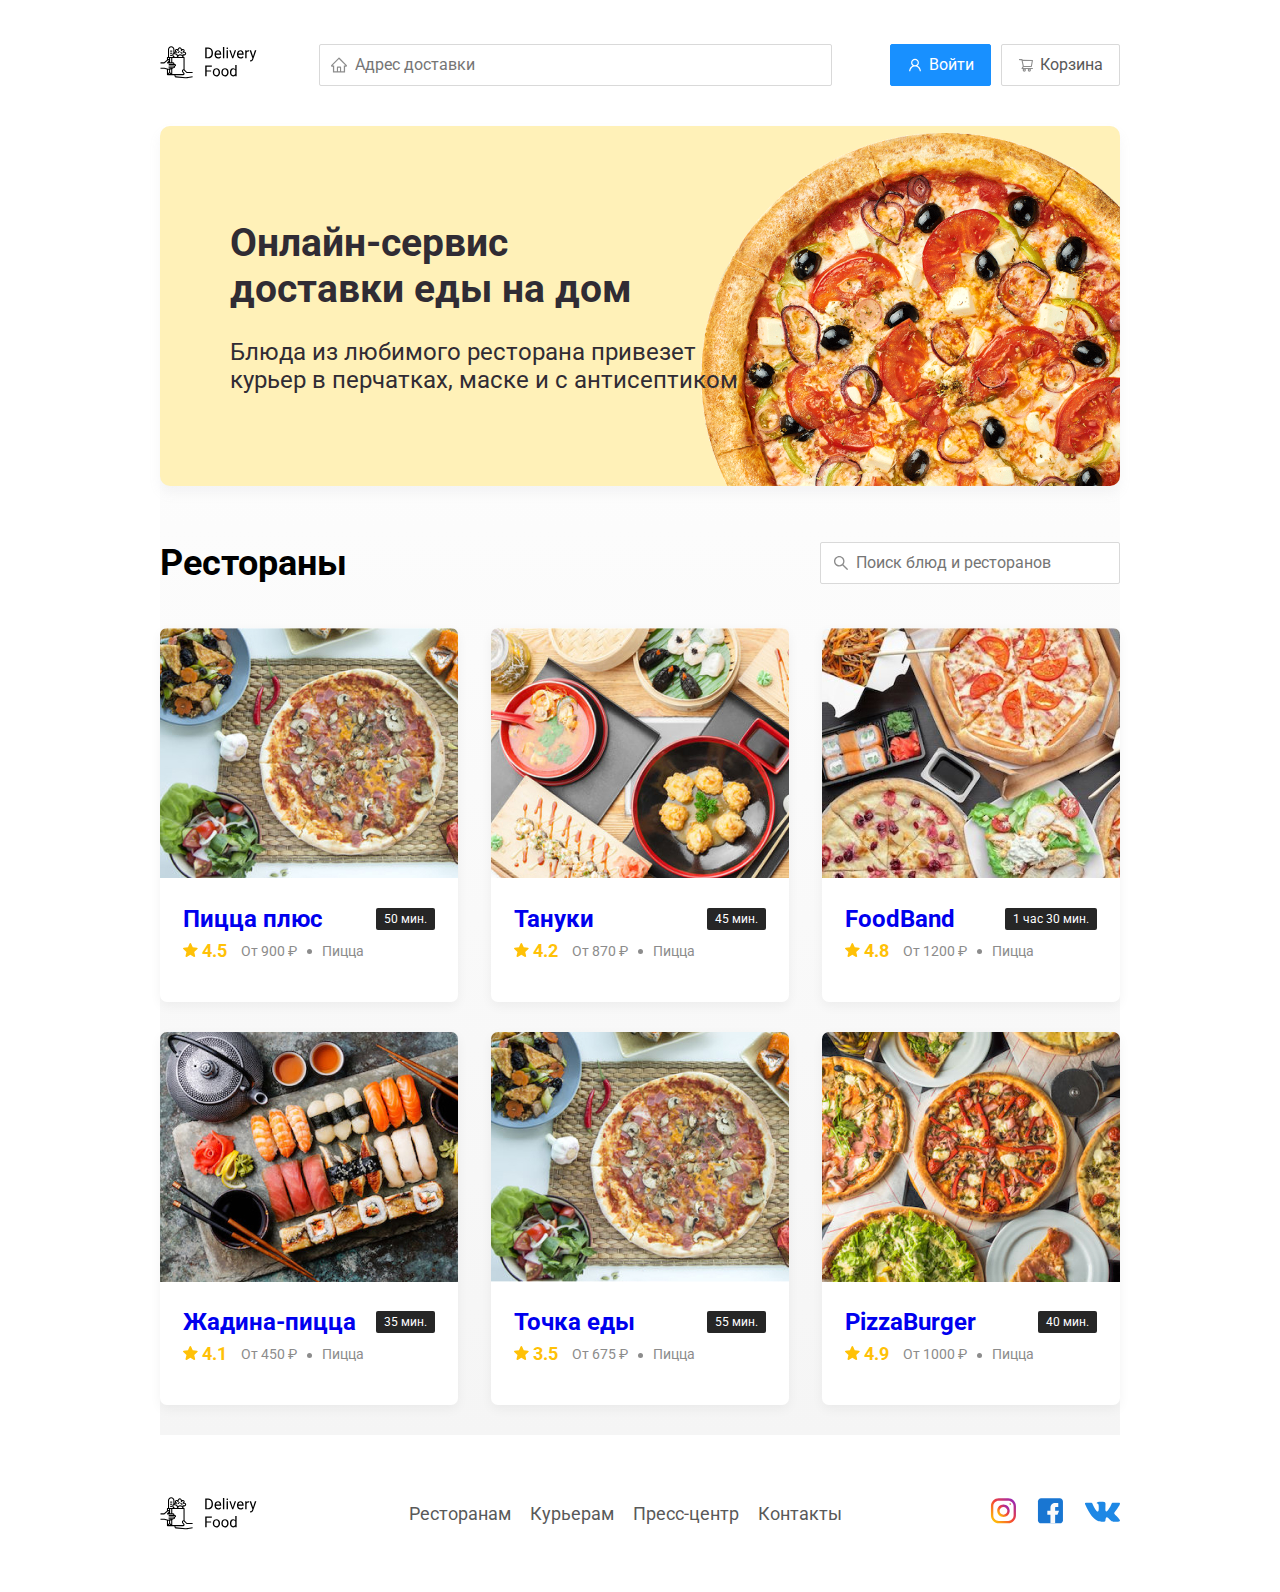
<file: index.html>
<!DOCTYPE html>
<html lang="en">

<head>
  <meta charset="UTF-8">
  <meta name="viewport" content="width=device-width, initial-scale=1.0">
  <title>Delivery Food</title>
  <link href="https://fonts.googleapis.com/css?family=Roboto:400,700&display=swap&subset=cyrillic" rel="stylesheet">
  <link rel="stylesheet" href="styles/animate.css">
  <link rel="stylesheet" href="styles/normalize.css">
  <link rel="stylesheet" href="styles/style.css">
</head>

<body>
  <div class="container">
    <header class="header">
      <a href="index.html" class="logo">
        <img src="images/logo.svg" alt="Logo">
      </a>
      <input type="text" class="input input-address" placeholder="Адрес доставки">
      <div class="buttons">
        <button class="button button-primary">
          <img src="images/user.svg" alt="user" class="button-icon">
          <span class="button-text">Войти</span>
        </button>
        <button class="button">
          <img src="images/shopping-cart.svg" alt="shopping-cart" class="button-icon">
          <span class="button-text">Корзина</span>
        </button>
      </div>
    </header>
    <main class="main">
      <div class="container">
        <section class="promo">
          <h1 class="promo-title">Онлайн-сервис<br>доставки еды на дом</h1>
          <p class="promo-text">Блюда из любимого ресторана привезет<br>курьер в перчатках, маске и с антисептиком</p>
        </section>
        <section class="restaurants">
          <div class="section-heading">
            <h2 class="section-title">Рестораны</h2>
            <input type="text" class="input input-search" placeholder="Поиск блюд и ресторанов">
          </div>
          <div class="cards">
            <a href="restaurant.html" class="card animated fadeIn">
              <div class="animation"><img src="images/image.jpg" alt="image" class="card-image"></div>
              <div class="card-text">
                <div class="card-heading">
                  <h3 class="card-title">Пицца плюс</h3>
                  <span class="card-tag tag">50 мин.</span>
                </div>
                <div class="card-info">
                  <div class="rating">
                    <img src="images/Vector2.svg" alt="rating" class="rating-star">
                    4.5
                  </div>
                  <div class="price">От 900 ₽</div>
                  <div class="category">Пицца</div>
                </div>
              </div>
            </a>
            <a href="restaurant.html" class="card">
              <img src="images/image2.jpg" alt="image" class="card-image">
              <div class="card-text">
                <div class="card-heading">
                  <h3 class="card-title">Тануки</h3>
                  <span class="card-tag tag">45 мин.</span>
                </div>
                <div class="card-info">
                  <div class="rating">
                    <img src="images/Vector2.svg" alt="rating" class="rating-star">
                    4.2</div>
                  <div class="price">От 870 ₽</div>
                  <div class="category">Пицца</div>
                </div>
              </div>
            </a>
            <a href="restaurant.html" class="card">
              <img src="images/image3.jpg" alt="image" class="card-image">
              <div class="card-text">
                <div class="card-heading">
                  <h3 class="card-title">FoodBand</h3>
                  <span class="card-tag tag">1 час 30 мин.</span>
                </div>
                <div class="card-info">
                  <div class="rating">
                    <img src="images/Vector2.svg" alt="rating" class="rating-star">
                    4.8</div>
                  <div class="price">От 1200 ₽</div>
                  <div class="category">Пицца</div>
                </div>
              </div>
            </a>
            <a href="restaurant.html" class="card">
              <img src="images/image4.jpg" alt="image" class="card-image">
              <div class="card-text">
                <div class="card-heading">
                  <h3 class="card-title">Жадина-пицца</h3>
                  <span class="card-tag tag">35 мин.</span>
                </div>
                <div class="card-info">
                  <div class="rating">
                    <img src="images/Vector2.svg" alt="rating" class="rating-star">
                    4.1</div>
                  <div class="price">От 450 ₽</div>
                  <div class="category">Пицца</div>
                </div>
              </div>
            </a>
            <a href="restaurant.html" class="card">
              <img src="images/image.jpg" alt="image" class="card-image">
              <div class="card-text">
                <div class="card-heading">
                  <h3 class="card-title">Точка еды</h3>
                  <span class="card-tag tag">55 мин.</span>
                </div>
                <div class="card-info">
                  <div class="rating">
                    <img src="images/Vector2.svg" alt="rating" class="rating-star">
                    3.5</div>
                  <div class="price">От 675 ₽</div>
                  <div class="category">Пицца</div>
                </div>
              </div>
            </a>
            <a href="restaurant.html" class="card">
              <img src="images/image6.jpg" alt="image" class="card-image">
              <div class="card-text">
                <div class="card-heading">
                  <h3 class="card-title">PizzaBurger</h3>
                  <span class="card-tag tag">40 мин.</span>
                </div>
                <div class="card-info">
                  <div class="rating">
                    <img src="images/Vector2.svg" alt="rating" class="rating-star">
                    4.9</div>
                  <div class="price">От 1000 ₽</div>
                  <div class="category">Пицца</div>
                </div>
              </div>
            </a>
          </div>
        </section>
      </div>
    </main>
    <footer class="footer">
      <div class="container">
        <div class="footer-block">
          <img src="images/logo.svg" alt="logo" class="logo footer-logo">
          <nav class="footer-nav">
            <a href="#" class="footer-link">Ресторанам</a>
            <a href="#" class="footer-link">Курьерам</a>
            <a href="#" class="footer-link">Пресс-центр</a>
            <a href="#" class="footer-link">Контакты</a>
          </nav>
          <div class="social-links">
            <a href="#" class="social-link"><img src="images/Group%201.svg" alt="instagram"></a>
            <a href="#" class="social-link"><img src="images/Group%202.svg" alt="facebook"></a>
            <a href="#" class="social-link"><img src="images/Group%203.svg" alt="vk"></a>
          </div>
        </div>
      </div>
    </footer>
  </div>
</body>

</html>
</file>
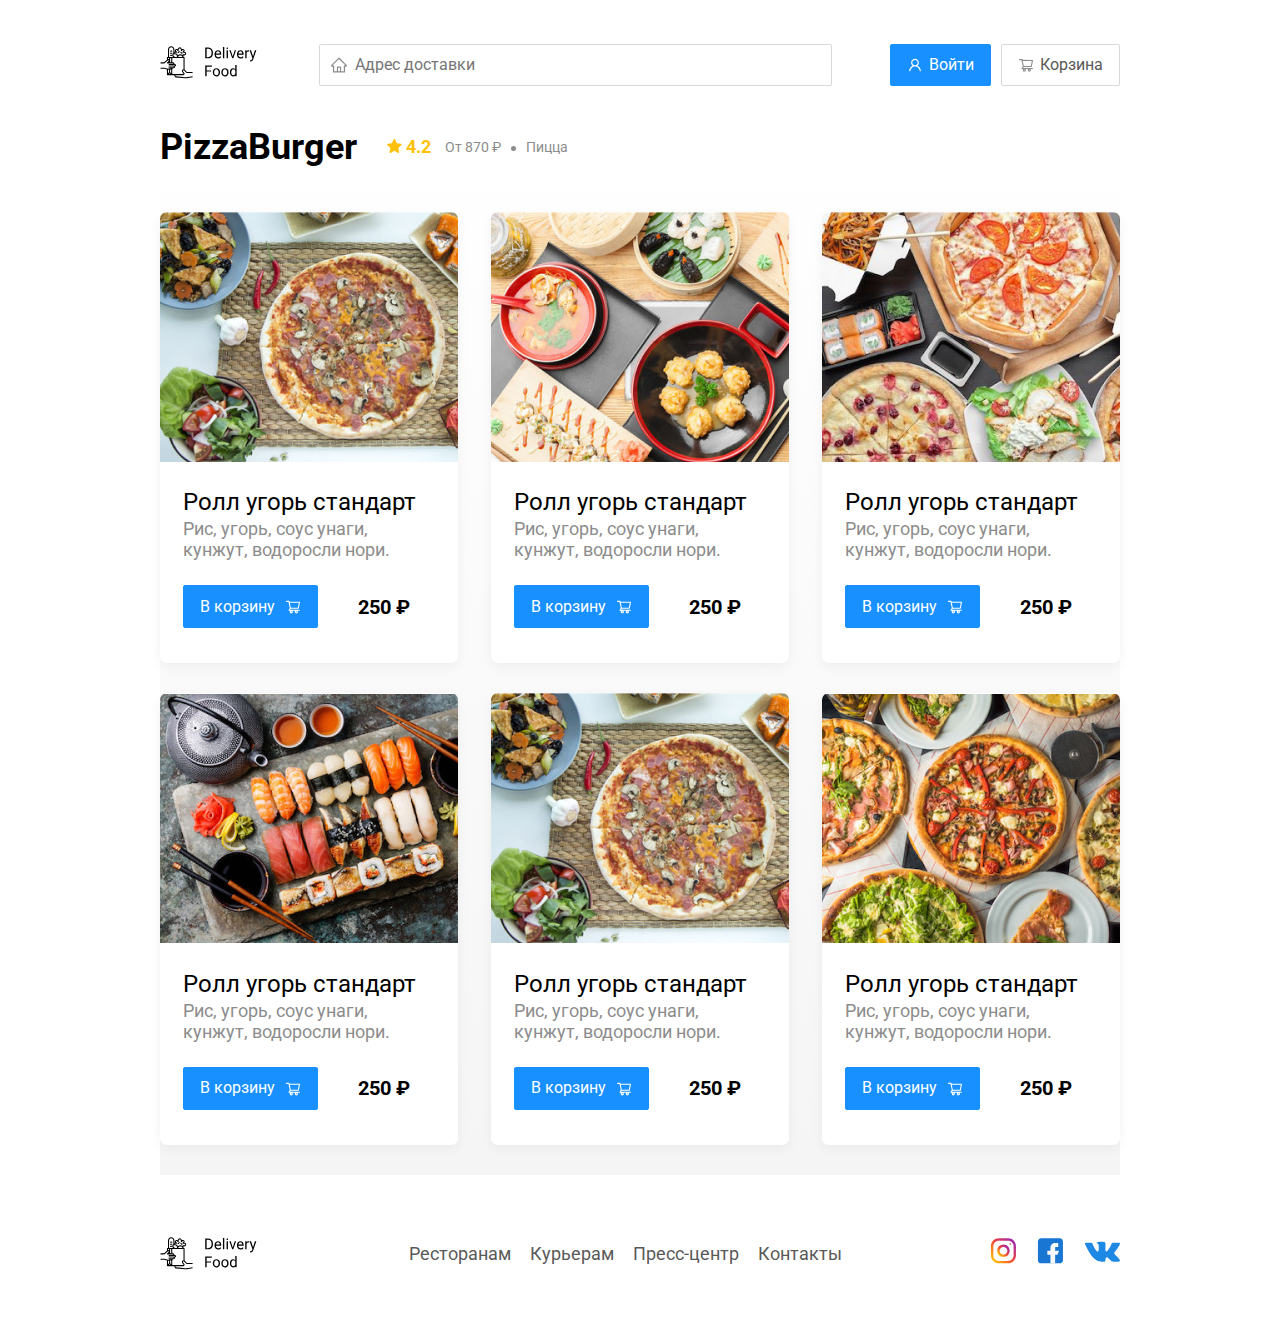
<file: restaurant.html>
<!DOCTYPE html>
<html lang="en">

<head>
  <meta charset="UTF-8">
  <meta name="viewport" content="width=device-width, initial-scale=1.0">
  <title>PizzaBurger</title>
  <link href="https://fonts.googleapis.com/css?family=Roboto:400,700&display=swap&subset=cyrillic" rel="stylesheet">
  <link rel="stylesheet" href="styles/animate.css">
  <link rel="stylesheet" href="styles/normalize.css">
  <link rel="stylesheet" href="styles/style.css">
  <script src="scripts/wow.min.js" defer></script>
  <script src="scripts/main.js" defer></script>
</head>

<body>
  <div class="container">
    <header class="header">
      <a href="index.html" class="logo">
        <img src="images/logo.svg" alt="Logo">
      </a>
      <input type="text" class="input input-address" placeholder="Адрес доставки">
      <div class="buttons">
        <button class="button button-primary">
          <img src="images/user.svg" alt="user" class="button-icon">
          <span class="button-text">Войти</span>
        </button>
        <button class="button" id="cart-button">
          <img src="images/shopping-cart.svg" alt="shopping-cart" class="button-icon">
          <span class="button-text">Корзина</span>
        </button>
      </div>
    </header>
    <main class="main">
      <div class="container">
        <section class="restaurants">
          <div class="section-heading">
            <h2 class="section-title">PizzaBurger</h2>
            <div class="card-info">
              <div class="rating">
                <img src="images/Vector2.svg" alt="rating" class="rating-star">
                4.2</div>
              <div class="price">От 870 ₽</div>
              <div class="category">Пицца</div>
            </div>
          </div>
          <div class="cards">
            <div class="card">
              <img src="images/image.jpg" alt="image" class="card-image">
              <div class="card-text">
                <div class="card-heading">
                  <h3 class="card-title card-title-reg">Ролл угорь стандарт</h3>
                </div>
                <div class="card-info">
                  <div class="ingredients">Рис, угорь, соус унаги, кунжут, водоросли нори.</div>
                  <div class="card-buttons">
                    <button class="button button-primary">
                      <span class="button-card-text">В корзину</span>
                      <img src="images/shopping-cart-white.svg" alt="shopping-cart" class="button-card-image">
                    </button>
                    <strong class="card-price-bold">250 ₽</strong>
                  </div>
                </div>
              </div>
            </div>
            <div class="card">
              <img src="images/image2.jpg" alt="image" class="card-image">
              <div class="card-text">
                <div class="card-heading">
                  <h3 class="card-title card-title-reg">Ролл угорь стандарт</h3>
                </div>
                <div class="card-info">
                  <div class="ingredients">Рис, угорь, соус унаги, кунжут, водоросли нори.</div>
                  <div class="card-buttons">
                    <button class="button button-primary">
                      <span class="button-card-text">В корзину</span>
                      <img src="images/shopping-cart-white.svg" alt="shopping-cart" class="button-card-image">
                    </button>
                    <strong class="card-price-bold">250 ₽</strong>
                  </div>
                </div>
              </div>
            </div>
            <div class="card">
              <img src="images/image3.jpg" alt="image" class="card-image">
              <div class="card-text">
                <div class="card-heading">
                  <h3 class="card-title card-title-reg">Ролл угорь стандарт</h3>
                </div>
                <div class="card-info">
                  <div class="ingredients">Рис, угорь, соус унаги, кунжут, водоросли нори.</div>
                  <div class="card-buttons">
                    <button class="button button-primary">
                      <span class="button-card-text">В корзину</span>
                      <img src="images/shopping-cart-white.svg" alt="shopping-cart" class="button-card-image">
                    </button>
                    <strong class="card-price-bold">250 ₽</strong>
                  </div>
                </div>
              </div>
            </div>
            <div class="card">
              <img src="images/image4.jpg" alt="image" class="card-image">
              <div class="card-text">
                <div class="card-heading">
                  <h3 class="card-title card-title-reg">Ролл угорь стандарт</h3>
                </div>
                <div class="card-info">
                  <div class="ingredients">Рис, угорь, соус унаги, кунжут, водоросли нори.</div>
                  <div class="card-buttons">
                    <button class="button button-primary">
                      <span class="button-card-text">В корзину</span>
                      <img src="images/shopping-cart-white.svg" alt="shopping-cart" class="button-card-image">
                    </button>
                    <strong class="card-price-bold">250 ₽</strong>
                  </div>
                </div>
              </div>
            </div>
            <div class="card">
              <img src="images/image.jpg" alt="image" class="card-image">
              <div class="card-text">
                <div class="card-heading">
                  <h3 class="card-title card-title-reg">Ролл угорь стандарт</h3>
                </div>
                <div class="card-info">
                  <div class="ingredients">Рис, угорь, соус унаги, кунжут, водоросли нори.</div>
                  <div class="card-buttons">
                    <button class="button button-primary">
                      <span class="button-card-text">В корзину</span>
                      <img src="images/shopping-cart-white.svg" alt="shopping-cart" class="button-card-image">
                    </button>
                    <strong class="card-price-bold">250 ₽</strong>
                  </div>
                </div>
              </div>
            </div>
            <div class="card wow fadeInRight" data-wow-delay="0.4s">
              <img src="images/image6.jpg" alt="image" class="card-image">
              <div class="card-text">
                <div class="card-heading">
                  <h3 class="card-title card-title-reg">Ролл угорь стандарт</h3>
                </div>
                <div class="card-info">
                  <div class="ingredients">Рис, угорь, соус унаги, кунжут, водоросли нори.</div>
                  <div class="card-buttons">
                    <button class="button button-primary">
                      <span class="button-card-text">В корзину</span>
                      <img src="images/shopping-cart-white.svg" alt="shopping-cart" class="button-card-image">
                    </button>
                    <strong class="card-price-bold">250 ₽</strong>
                  </div>
                </div>
              </div>
            </div>
          </div>
        </section>
      </div>
    </main>
    <footer class="footer">
      <div class="container">
        <div class="footer-block">
          <img src="images/logo.svg" alt="logo" class="logo footer-logo">
          <nav class="footer-nav">
            <a href="#" class="footer-link">Ресторанам</a>
            <a href="#" class="footer-link">Курьерам</a>
            <a href="#" class="footer-link">Пресс-центр</a>
            <a href="#" class="footer-link">Контакты</a>
          </nav>
          <div class="social-links">
            <a href="#" class="social-link"><img src="images/Group%201.svg" alt="instagram"></a>
            <a href="#" class="social-link"><img src="images/Group%202.svg" alt="facebook"></a>
            <a href="#" class="social-link"><img src="images/Group%203.svg" alt="vk"></a>
          </div>
        </div>
      </div>
    </footer>
    <div class="modal">
      <div class="modal-dialog">
        <div class="modal-header">
          <h3 class="modal-title">Корзина</h3>
          <button class="close">&times;</button>
        </div>
        <div class="modal-body">
          <div class="food-row">
            <span class="food-name">Ролл угорь стандарт</span>
            <strong class="food-price">250 ₽</strong>
            <div class="food-counter">
              <button class="counter-button">-</button>
              <span class="counter">1</span>
              <button class="counter-button">+</button>
            </div>
          </div>
          <div class="food-row">
            <span class="food-name">Ролл угорь стандарт</span>
            <strong class="food-price">250 ₽</strong>
            <div class="food-counter">
              <button class="counter-button">-</button>
              <span class="counter">1</span>
              <button class="counter-button">+</button>
            </div>
          </div>
        </div>
        <div class="modal-footer">
          <span class="modal-pricetag">1250 ₽</span>
          <div class="footer-buttons">
            <button class="button button-primary">Оформить заказ</button>
            <button class="button">Отмена</button>
          </div>
        </div>
      </div>
    </div>
  </div>
</body>

</html>
</file>
<file: styles/style.css>
* {
  box-sizing: border-box;
}

body {
  font-family: 'Roboto', sans-serif;
  padding-top: 44px;
}

.container {
  max-width: 1200px;
  margin: auto;
}

.header {
  display: flex;
  align-items: center;
  justify-content: space-between;
  margin-bottom: 40px;
}

.input {
  background: #fff;
  border: 1px solid #d9d9d9;
  border-radius: 2px;
  font-size: 16px;
  line-height: 24px;
  padding: 8px;
  padding-left: 35px;
  background-repeat: no-repeat;
  background-position: left 11px center;
}

.input-address {
  flex: 0.8;
  background-image: url(../images/Vector.svg);
}

.input-search {
  background-image: url(../images/search.svg);
  width: 300px;
  margin-left: auto;
}

.buttons {
  display: flex;
  align-items: center;
}

.button {
  display: flex;
  align-items: center;
  padding: 8px 16px;
  background: #fff;
  border: 1px solid #d9d9d9;
  box-sizing: border-box;
  box-shadow: 0px 0px 2px rgba(0, 0, 0, 0.0015);
  border-radius: 2px;
  color: #595959;
  font-size: 16px;
  line-height: 24px;
}

.button-primary {
  background: #1890ff;
  border: 1px solid #1890ff;
  color: #fff;
  margin-right: 10px;
}

.button-icon {
  margin-right: 6px;

}

.button-card-text {
  margin-right: 10px;
}

.main {
  background: linear-gradient(180deg, rgba(245, 245, 245, 0) 1.04%, #F5F5F5 100%);
}

.promo {
  box-shadow: 0px 7px 12px rgba(158, 158, 163, 0.1);
  background: #FFF1B8 url(../images/promo-image.jpeg) no-repeat top right -200px / 800px;
  border-radius: 10px;
  padding: 68px 70px;
  margin-bottom: 56px;
}

.promo-title {
  font-style: normal;
  font-weight: bold;
  font-size: 39px;
  line-height: 46px;
  color: #302C34;
}

.promo-text {
  font-style: normal;
  font-weight: normal;
  font-size: 24px;
  line-height: 28px;
  color: #302C34;
}

.section-heading {
  display: flex;
  align-items: center;
  margin-bottom: 44px;
}

.section-title {
  font-style: normal;
  font-weight: bold;
  font-size: 36px;
  line-height: 42px;
  color: #000000;
  margin: 0px;
  margin-right: 30px;
}

.cards {
  display: flex;
  align-items: flex-start;
  flex-wrap: wrap;
  justify-content: space-between;
}

.card {
  background: #FFFFFF;
  box-shadow: 0px 4px 12px rgba(0, 0, 0, 0.05);
  border-radius: 7px;
  overflow: hidden;
  margin-bottom: 30px;
  flex-basis: 31%;
  text-decoration: none;
}

.card-image {
  width: 384px;
  height: 250px;
  object-fit: cover;
  /* Корректная замена картинки */
}

.card-text {
  padding-top: 20px;
  padding-bottom: 35px;
  padding-left: 23px;
  padding-right: 23px;
}

.card-heading {
  display: flex;
  align-items: center;
  justify-content: space-between;
}

.card-title {
  font-style: normal;
  font-weight: bold;
  font-size: 24px;
  line-height: 32px;
  margin: 0;
}

.card-title-reg {
  font-weight: 400;
}

.card-tag {
  font-style: normal;
  font-weight: normal;
  font-size: 12px;
  line-height: 20px;
  color: #fff;
  background: #262626;
  border-radius: 2px;
  padding: 1px 8px;
}

.card-info {
  display: flex;
  align-items: center;
  flex-wrap: wrap;
}

.card-buttons {
  display: flex;
  align-items: center;
  margin-top: 25px;
}

.card-price-bold {
  font-weight: bold;
  font-size: 20px;
  line-height: 32px;
  margin-left: 30px;
}

.rating {
  margin-right: 26px;
  color: #FFC107;
  font-style: normal;
  font-weight: bold;
  font-size: 18px;
  line-height: 32px;
}

.price,
.category {
  color: #8C8C8C;
  font-style: normal;
  font-weight: normal;
  font-size: 18px;
  line-height: 32px;

}

.price {
  margin-right: 10px;
}

.ingredients {
  color: #8c8c8c;
  font-size: 18px;
  line-height: 21px;
}

.category {
  text-overflow: ellipsis;
  overflow: hidden;
  white-space: nowrap;
  max-width: 150px;
}

.price:after {
  content: "";
  width: 5px;
  height: 5px;
  background-color: #8C8C8C;
  display: inline-block;
  vertical-align: middle;
  border-radius: 50%;
  margin-left: 10px;
}

.footer {
  padding: 60px 0;
}

.footer-block {
  display: flex;
  align-items: center;
  justify-content: space-between;
}

.foooter-nav {
  margin-left: 35px;
  margin-right: auto;
}

.footer-link {
  display: inline-block;
  color: #595959;
  text-decoration: none;
  font-style: normal;
  font-weight: normal;
  font-size: 18px;
  line-height: 21px;
}

.footer-link:not(:last-child) {
  margin-right: 15px;
}

.social-links {
  display: flex;
  align-items: center;
}

.social-link:not(:last-child) {
  margin-right: 21px;
}

/* Анимация */

.animation {
  display: inline-block;
  overflow: hidden;
}

.animation img {
  transition: 1s;
  display: block;
}

.animation img:hover {
  transform: scale(1.2);
}

.modal {
  display: none;
  position: fixed;
  left: 0;
  top: 0;
  width: 100%;
  height: 100%;
  background: rgba(0, 0, 0, 0.4);
}

.is-open {
  display: flex;
}

.modal-dialog {
  max-width: 780px;
  width: 95%;
  background: #fff;
  border-radius: 5px;
  margin: auto;
  padding: 40px 45px;
}

.modal-header {
  display: flex;
  align-items: center;
  justify-content: space-between;
  margin-bottom: 45px;
}

.modal-title {
  margin: 0;
  font-size: 36px;
  line-height: 42px;
}

.close {
  font-size: 36px;
  border: none;
  background-color: transparent;
}

.modal-body {
  margin-bottom: 52px;
}

.food-row {
  display: flex;
  align-items: center;
  justify-content: space-between;
  padding-bottom: 8px;
  border-bottom: 1px solid #d9d9d9;
  margin-bottom: 15px;
}

.food-name {

  font-weight: normal;
  font-size: 18px;
  line-height: 32px;
}

.food-price {
  margin-left: auto;
  margin-right: 47px;
  font-weight: bold;
  font-size: 20px;
  line-height: 32px;
}

.food-counter {
  display: flex;
  align-items: center;

}

.counter-button {
  background: #fff;
  border: 1px solid #40A9FF;
  box-sizing: border-box;
  border-radius: 2px;
  width: 39px;
  height: 32px;
  display: flex;
  align-items: center;
  justify-content: center;
  font-weight: normal;
  font-size: 14px;
  line-height: 22px;
  color: #40A9FF;
}

.counter {
  font-size: 16px;
  line-height: 24px;
  margin-left: 10px;
  margin-right: 10px;
}

.modal-footer {
  display: flex;
  align-items: center;
  justify-content: space-between;
}

.footer-buttons {
  display: flex;
  align-items: center;
}

.modal-pricetag {
  background: #262626;
  border-radius: 5px;
  color: #fff;
  padding: 15px 20px;
  font-size: 20px;
  line-height: 23px;
}

@media (max-width: 1366px) {
  .container {
    max-width: 960px;
  }

  .promo {
    background-size: 750px;
    background-position: top right -300px center;
  }

  .rating {
    margin-right: 14px;
  }

  .category,
  .price {
    font-size: 14px;
  }
}

@media (max-width: 992px) {
  .container {
    max-width: 750px;
  }

  .promo {
    padding: 50px;
    background-size: 500px;
    background-position: center right -200px;
  }

  .promo-text {
    font-size: 18px;
    max-width: 400px;
  }

  .card {
    flex-basis: 49%;
  }

  .footer-link {
    font-size: 16px;
  }
}

@media(max-width:768px) {
  .container {
    max-width: 560px;
  }

  .card-info {
    flex-wrap: wrap;
  }

  .card .rating {
    flex-basis: 100%;
  }

  .card-title {
    font-size: 18px;
  }

  .promo {
    background-size: 400px;
    background-position: bottom 50px right -200px;

  }

  .promo-title {
    font-size: 24px;
    line-height: 1.4;
  }

  .promo-text {
    margin-top: 0;
  }
}

@media(max-width:578px) {
  .container {
    max-width: 90%;
  }

  .header {
    flex-wrap: wrap;
  }

  .input-address {
    order: 5;
    margin-top: 15px;
    flex: 1;
  }

  .promo {
    background-image: none;
  }

  .promo-title {
    margin-bottom: 10px;
  }

  .section-title {
    font-size: 20px;
  }

  .card {
    flex-basis: 100%;
    /* Начальный размер контейнера, ограниченный min-width и max-width! */
  }

  .card-image {
    width: 100%;
  }

  .footer {
    padding: 30px;
  }

  .footer-block {
    align-items: flex-start;
  }

  .footer-nav {
    order: 0;
    margin-left: 0;
    display: flex;
    flex-direction: column;
    margin-right: 0;
  }

  .footer-logo {
    order: 1;
    margin-right: 15px;
  }

  .social-links {
    order: 2;
  }
}

@media(max-width: 480px) {

  .button-text {
    display: none;
  }

  .button-icon {
    margin: 0;
  }

  .button {
    min-height: 40px;
  }

  .promo {
    padding: 20px;
  }

  .section-heading {
    flex-wrap: wrap;
  }

  .footer-block {
    flex-wrap: wrap;
    flex-direction: column;
    align-items: center;
  }

  .footer-logo {
    order: 0;
    margin-bottom: 20px;
  }

  .footer-nav {
    margin-bottom: 20px;
    text-align: center;
  }

  .footer-link:not(:last-child {
      margin-right: 0;
    }

  }
</file>
